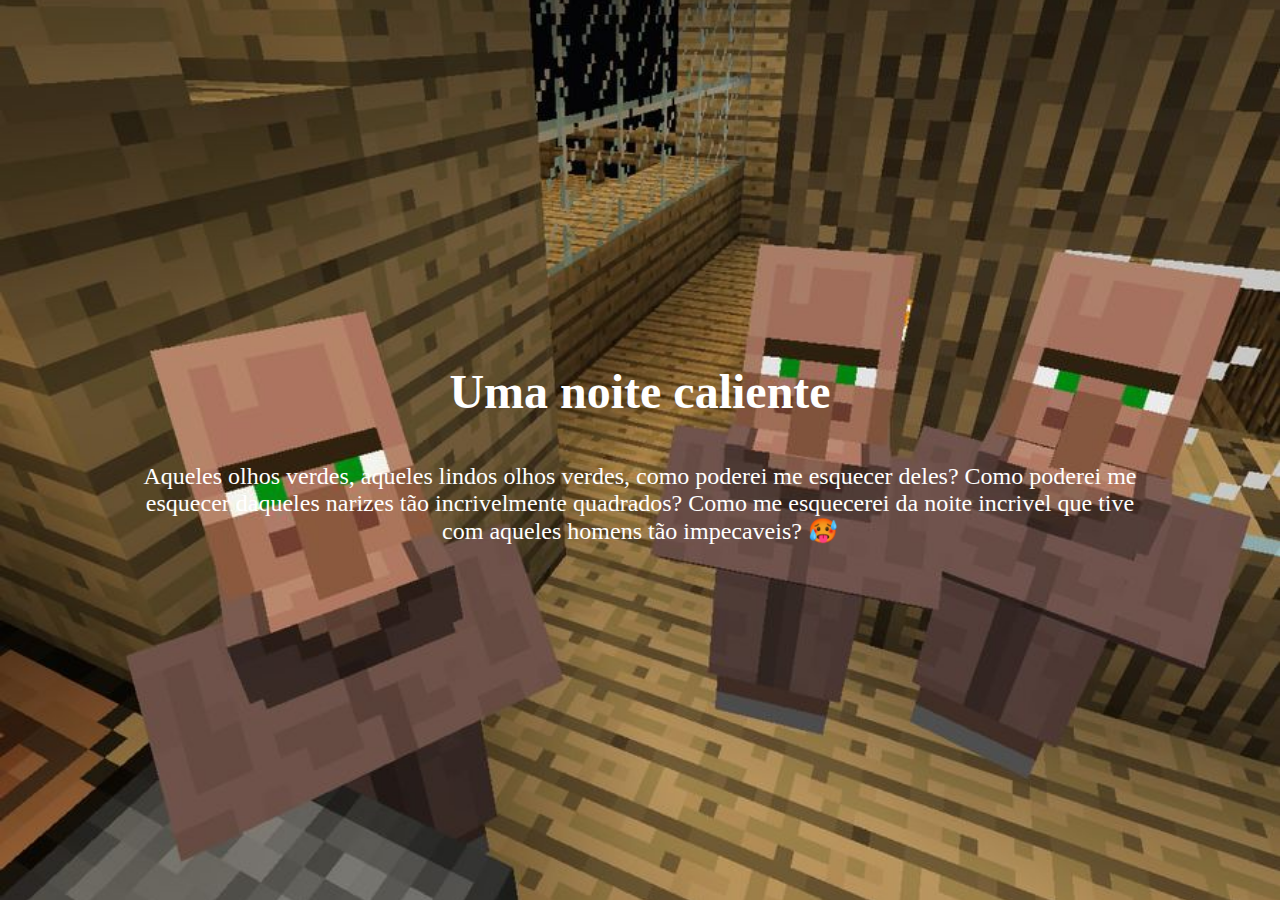
<file: Projeto-Web/ex01/index.html>
<!DOCTYPE html>
<html lang="pt-BR">
<head>
    <meta charset="UTF-8">
    <title>Página de Introdução</title>
    <link rel="stylesheet" href="styles.css">
</head>
<body>
    <div class="intro">
        <h1>Uma noite caliente</h1>
        <p>Aqueles olhos verdes, aqueles lindos olhos verdes, como poderei me esquecer deles? Como poderei me esquecer daqueles narizes tão incrivelmente quadrados? Como me esquecerei da noite incrivel que tive com aqueles homens tão impecaveis? 🥵</p>
    </div>
</body>
</html>
</file>
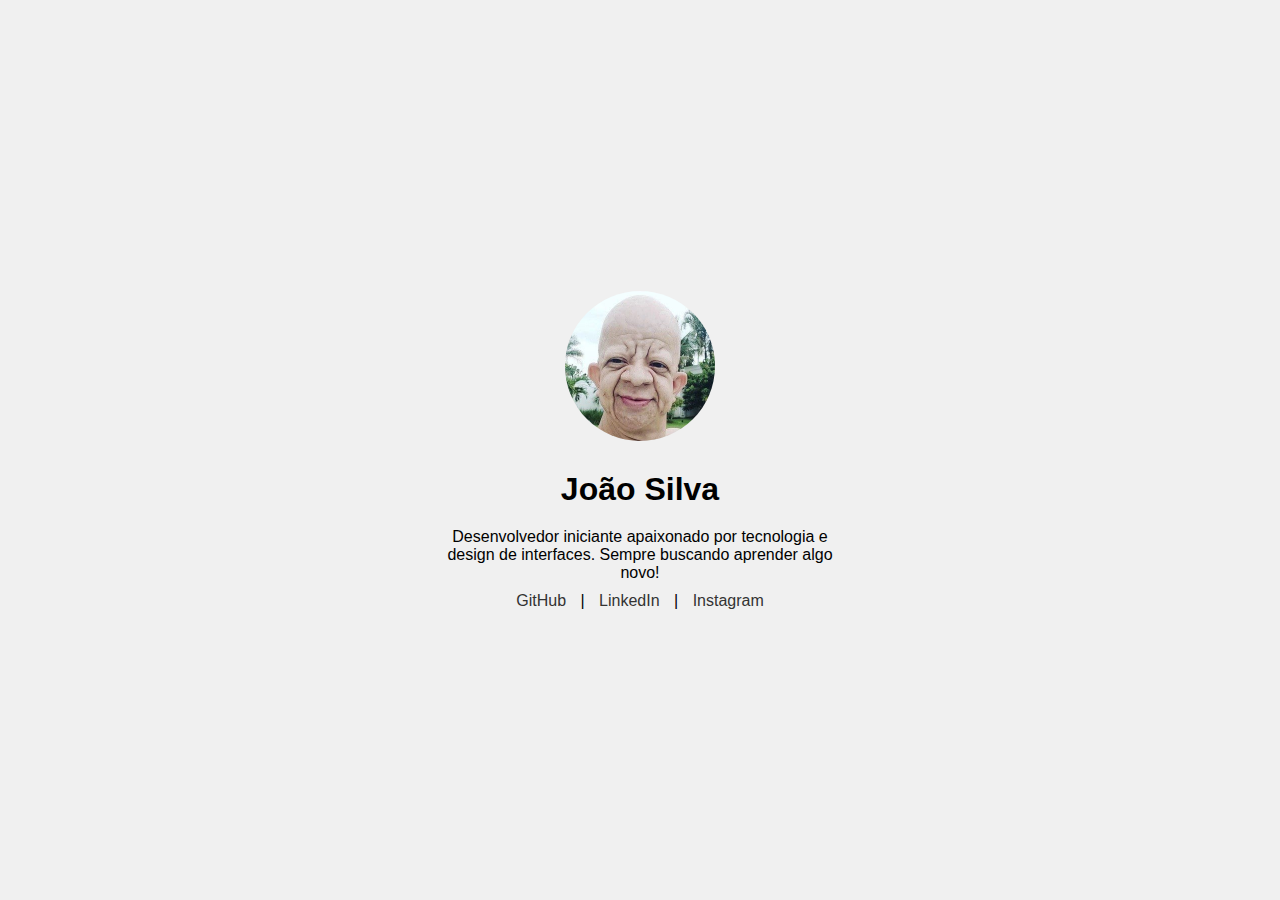
<file: Projeto-Web/ex02/index.html>
<!DOCTYPE html>
<html lang="pt-BR">
<head>
    <meta charset="UTF-8">
    <title>Perfil Pessoal</title>
    <link rel="stylesheet" href="styles.css">
</head>
<body>
    <div class="perfil">
        <img src="images/bruno-diferente-image.jpg" alt="Foto de Perfil">
        <h1>João Silva</h1>
        <p>Desenvolvedor iniciante apaixonado por tecnologia e design de interfaces. Sempre buscando aprender algo novo!</p>
        <div class="redes-sociais">
            <a href="https://github.com" target="_blank">GitHub</a> |
            <a href="https://linkedin.com" target="_blank">LinkedIn</a> |
            <a href="https://instagram.com" target="_blank">Instagram</a>
        </div>
    </div>
</body>
</html>
</file>
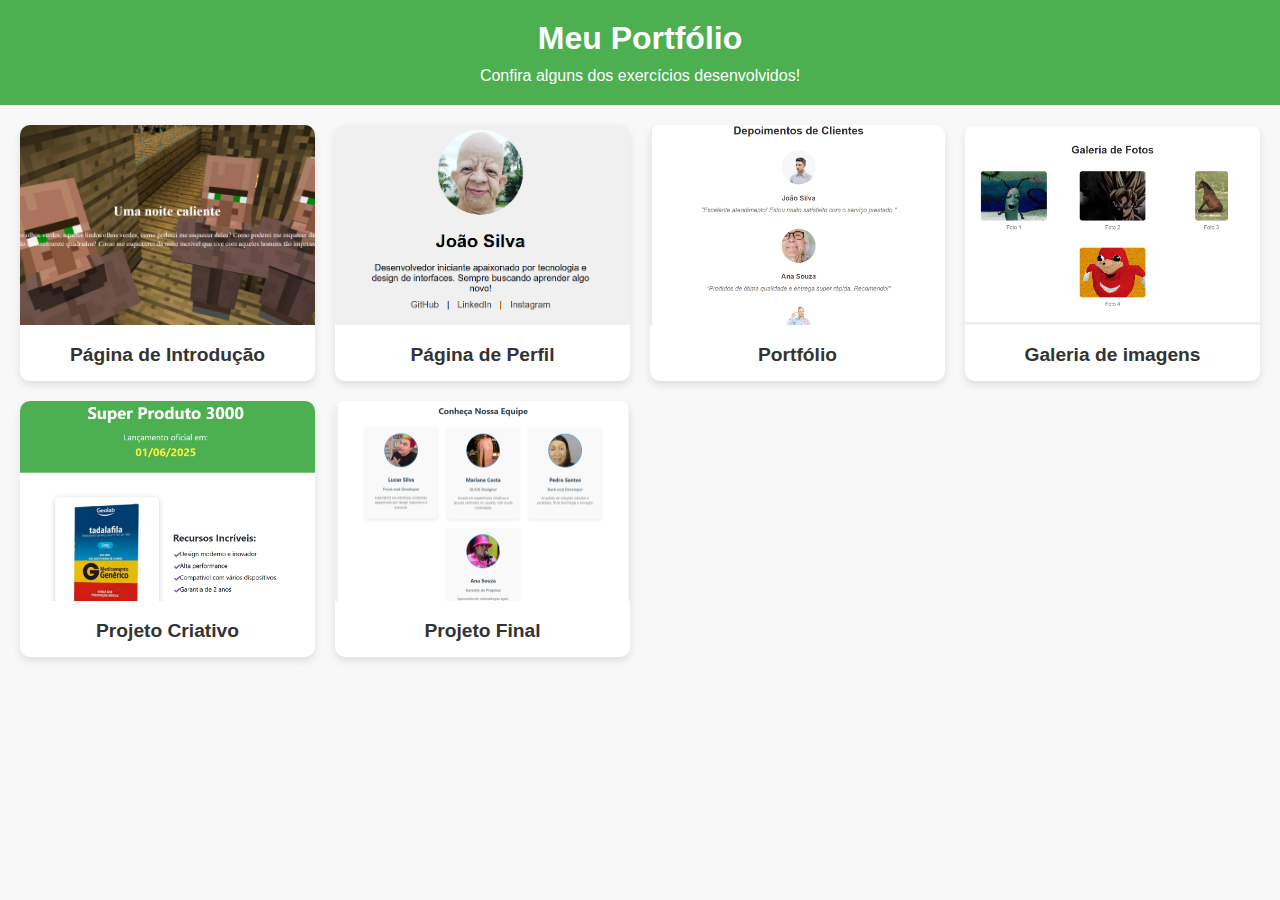
<file: Projeto-Web/ex03/index.html>
<!DOCTYPE html>
<html lang="pt-BR">
<head>
    <meta charset="UTF-8">
    <title>Portfólio</title>
    <link rel="stylesheet" href="styles.css">
</head>
<body>
    <header>
        <h1>Meu Portfólio</h1>
        <p>Confira alguns dos exercícios desenvolvidos!</p>
    </header>

    <main>
        <div class="grid-container">
            <div class="grid-item">
                <img src="images/Olhos Verdes.png" alt="Exercício 1">
                <h2>Página de Introdução</h2>
            </div>
            <div class="grid-item">
                <img src="images/Me contrate.png" alt="Exercício 2">
                <h2>Página de Perfil</h2>
            </div>
            <div class="grid-item">
                <img src="images/Site generico.png" alt="Exercício 3">
                <h2>Portfólio</h2>
            </div>
            <div class="grid-item">
                <img src="images/Galeria.png" alt="Exercício 4">
                <h2>Galeria de imagens</h2>
            </div>
            <div class="grid-item">
                <img src="images/Tadalinha.png" alt="Exercício 5">
                <h2>Projeto Criativo</h2>
            </div>
            <div class="grid-item">
                <img src="images/Time de desenvolvimenti.png" alt="Exercício 6">
                <h2>Projeto Final</h2>
            </div>
        </div>
    </main>
</body>
</html>
</file>
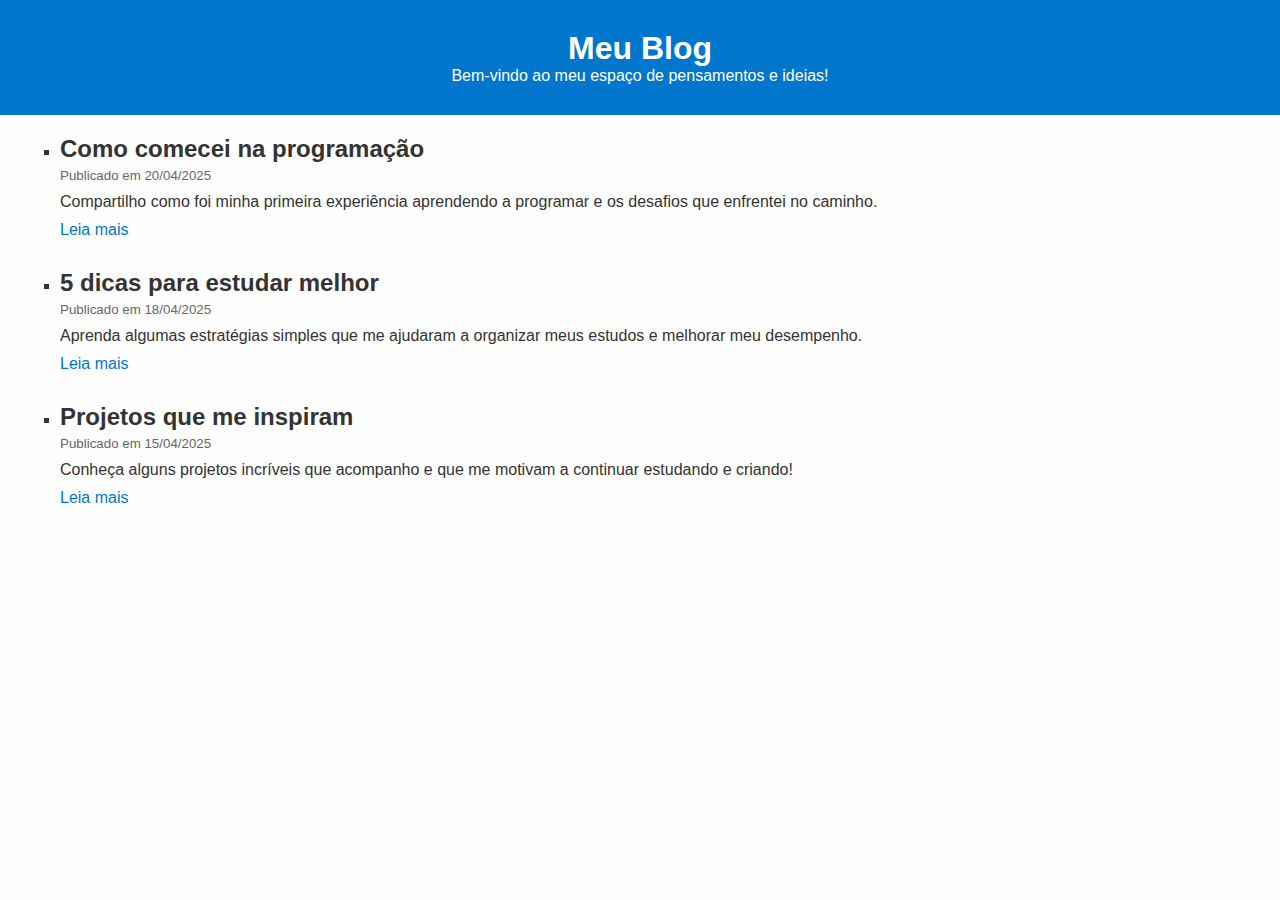
<file: Projeto-Web/ex04/index.html>
<!DOCTYPE html>
<html lang="pt-BR">
<head>
    <meta charset="UTF-8">
    <title>Blog</title>
    <link rel="stylesheet" href="styles.css">
</head>
<body>
    <header>
        <h1>Meu Blog</h1>
        <p>Bem-vindo ao meu espaço de pensamentos e ideias!</p>
    </header>

    <main>
        <ul class="lista-postagens">
            <li>
                <h2>Como comecei na programação</h2>
                <small>Publicado em 20/04/2025</small>
                <p>Compartilho como foi minha primeira experiência aprendendo a programar e os desafios que enfrentei no caminho.</p>
                <a href="#">Leia mais</a>
            </li>
            <li>
                <h2>5 dicas para estudar melhor</h2>
                <small>Publicado em 18/04/2025</small>
                <p>Aprenda algumas estratégias simples que me ajudaram a organizar meus estudos e melhorar meu desempenho.</p>
                <a href="#">Leia mais</a>
            </li>
            <li>
                <h2>Projetos que me inspiram</h2>
                <small>Publicado em 15/04/2025</small>
                <p>Conheça alguns projetos incríveis que acompanho e que me motivam a continuar estudando e criando!</p>
                <a href="#">Leia mais</a>
            </li>
        </ul>
    </main>
</body>
</html>
</file>
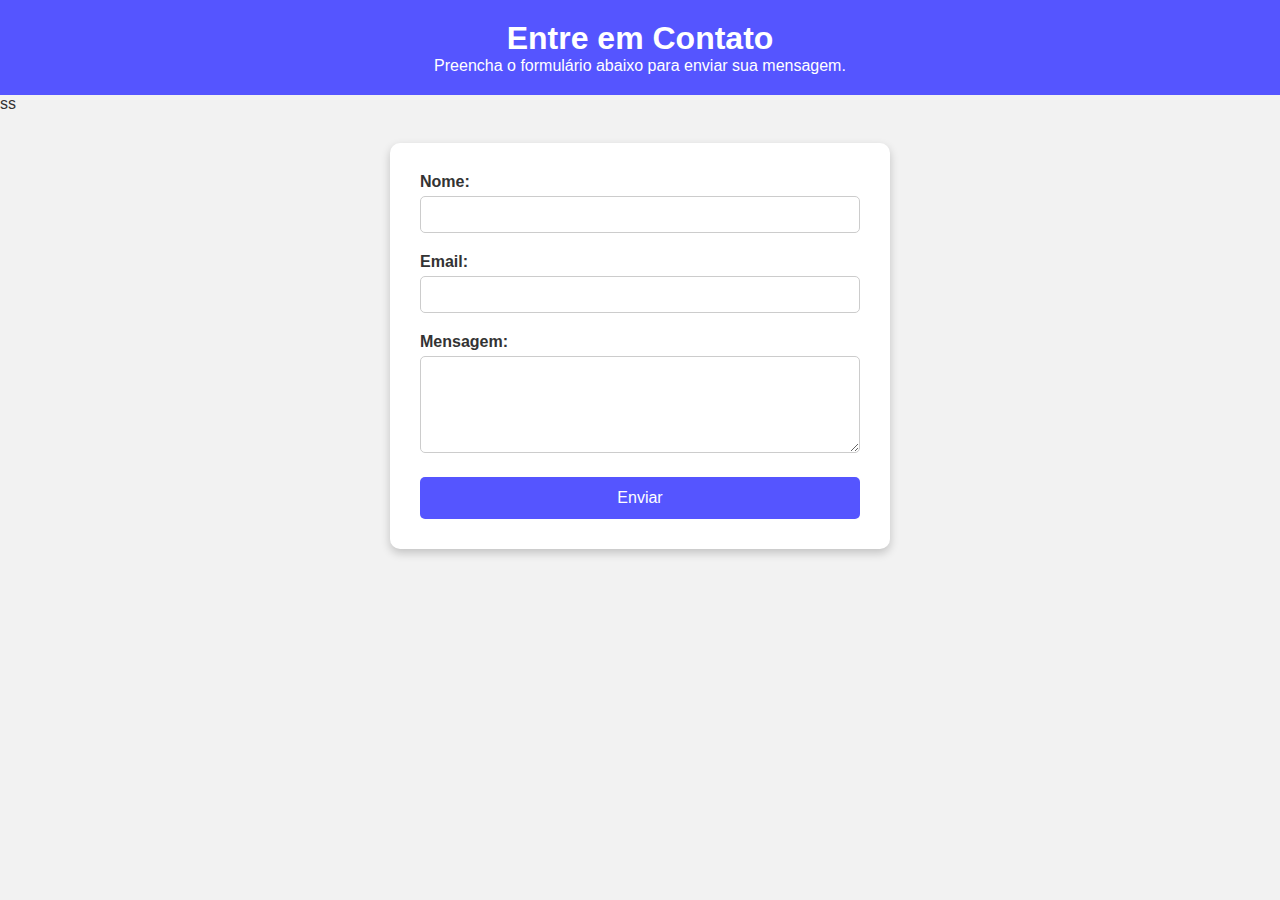
<file: Projeto-Web/ex05/index.html>
<!DOCTYPE html>
<html lang="pt-BR">
<head>
    <meta charset="UTF-8">
    <title>Contato</title>
    <link rel="stylesheet" href="styles.css">
</head>
<body>
    <header>
        <h1>Entre em Contato</h1>
        <p>Preencha o formulário abaixo para enviar sua mensagem.</p>
    </header>ss

    <main>
        <form class="formulario-contato">
            <label for="nome">Nome:</label>
            <input type="text" id="nome" name="nome" required>

            <label for="email">Email:</label>
            <input type="email" id="email" name="email" required>

            <label for="mensagem">Mensagem:</label>
            <textarea id="mensagem" name="mensagem" rows="5" required></textarea>

            <button type="submit">Enviar</button>
        </form>
    </main>
</body>
</html>
</file>
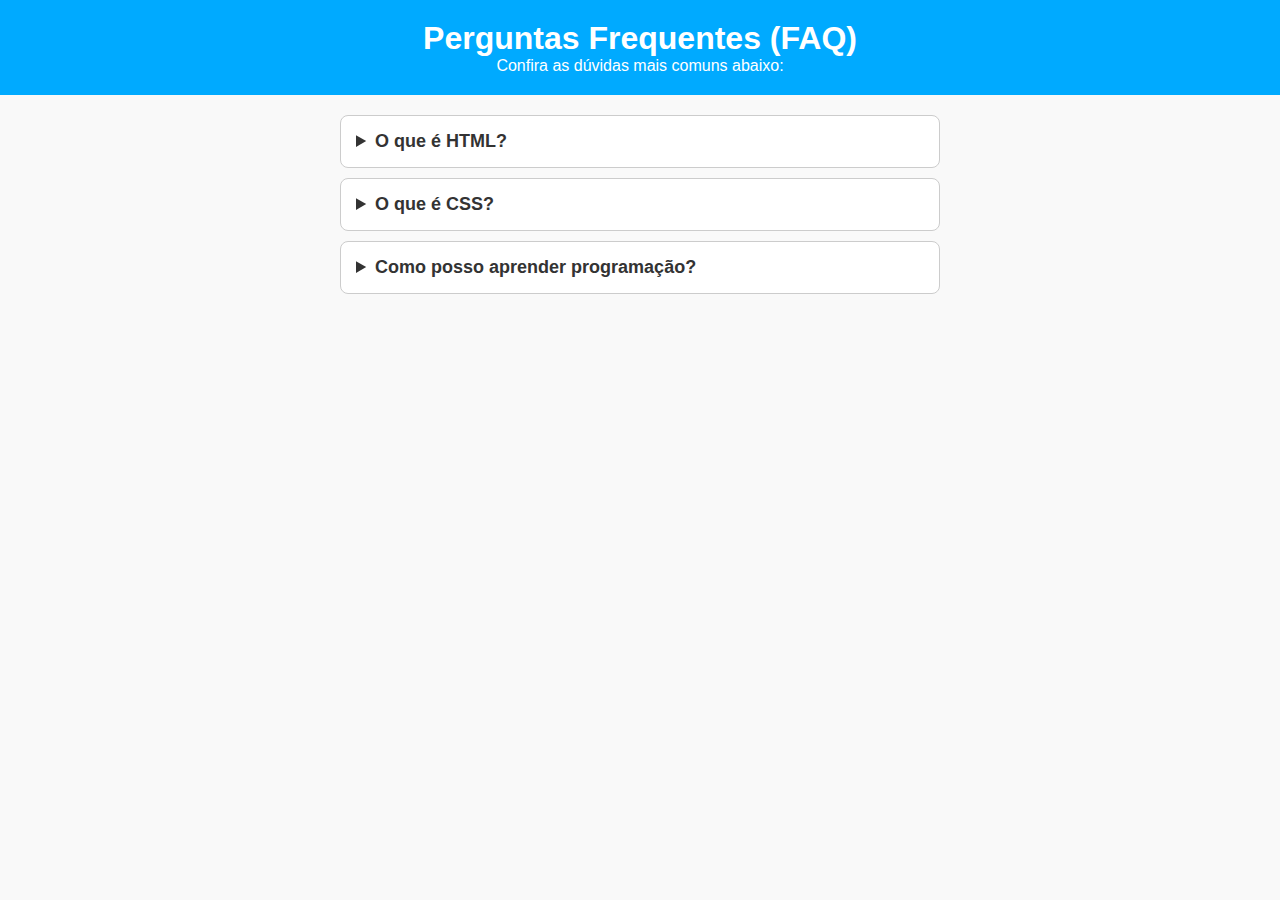
<file: Projeto-Web/ex06/index.html>
<!DOCTYPE html>
<html lang="pt-BR">
<head>
    <meta charset="UTF-8">
    <title>FAQ - Perguntas Frequentes</title>
    <link rel="stylesheet" href="styles.css">
</head>
<body>
    <header>
        <h1>Perguntas Frequentes (FAQ)</h1>
        <p>Confira as dúvidas mais comuns abaixo:</p>
    </header>

    <main>
        <section class="faq">
            <details>
                <summary>O que é HTML?</summary>
                <p>HTML é a linguagem de marcação usada para estruturar páginas da web.</p>
            </details>

            <details>
                <summary>O que é CSS?</summary>
                <p>CSS é a linguagem usada para definir o estilo e o layout das páginas web.</p>
            </details>

            <details>
                <summary>Como posso aprender programação?</summary>
                <p>Você pode aprender programação através de cursos online, livros, tutoriais e muita prática!</p>
            </details>
        </section>
    </main>
</body>
</html>
</file>
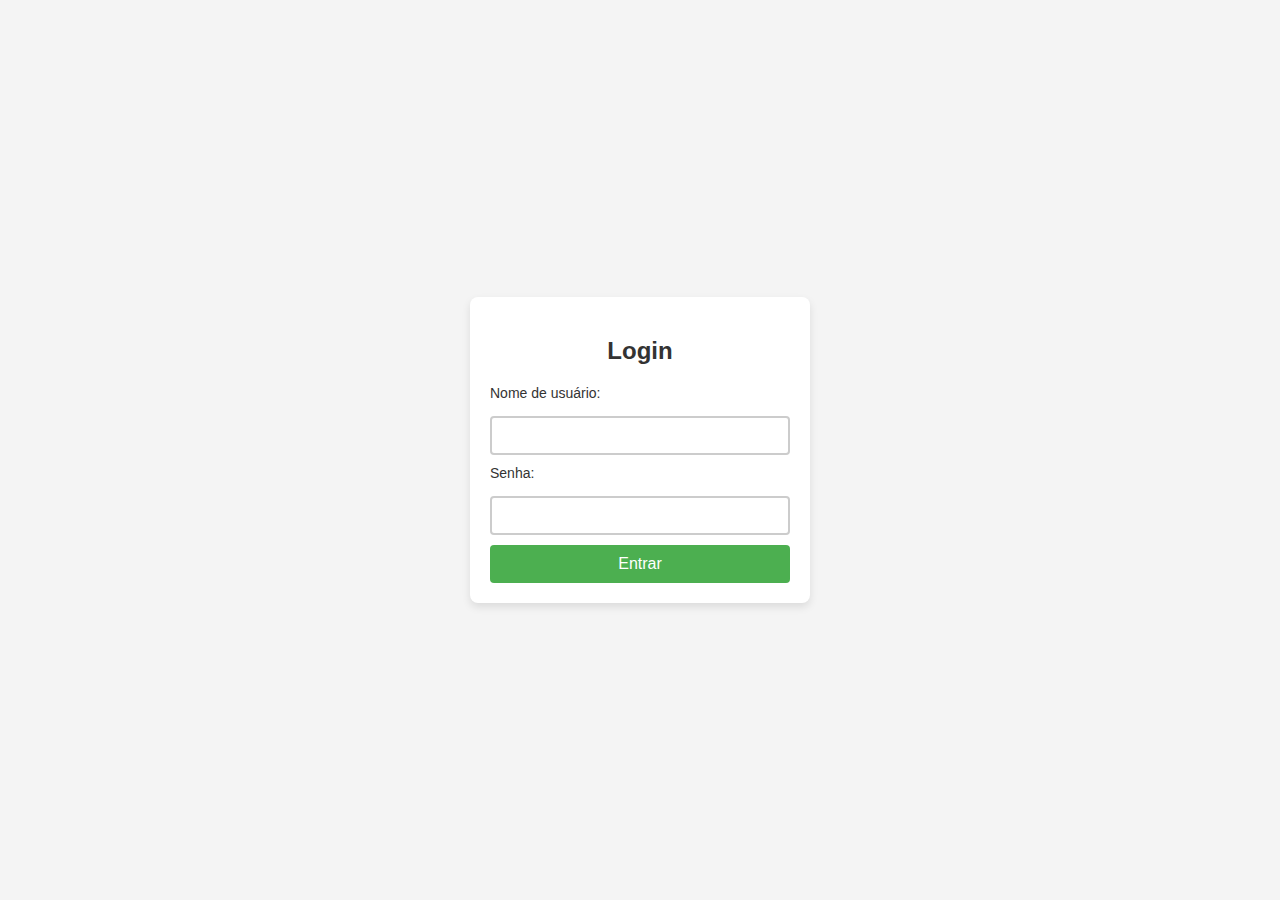
<file: Projeto-Web/ex07/index.html>
<!DOCTYPE html>
<html lang="pt-br">
<head>
    <meta charset="UTF-8">
    <meta name="viewport" content="width=device-width, initial-scale=1.0">
    <title>Página de Login</title>
    <link rel="stylesheet" href="styles.css">
</head>
<body>
    <div class="login-container">
        <h2>Login</h2>
        <form action="" method="POST">
            <label for="username">Nome de usuário:</label>
            <input type="text" id="username" name="username" required>

            <label for="password">Senha:</label>
            <input type="password" id="password" name="password" required>

            <button type="submit">Entrar</button>
        </form>
    </div>
</body>
</html>
</file>
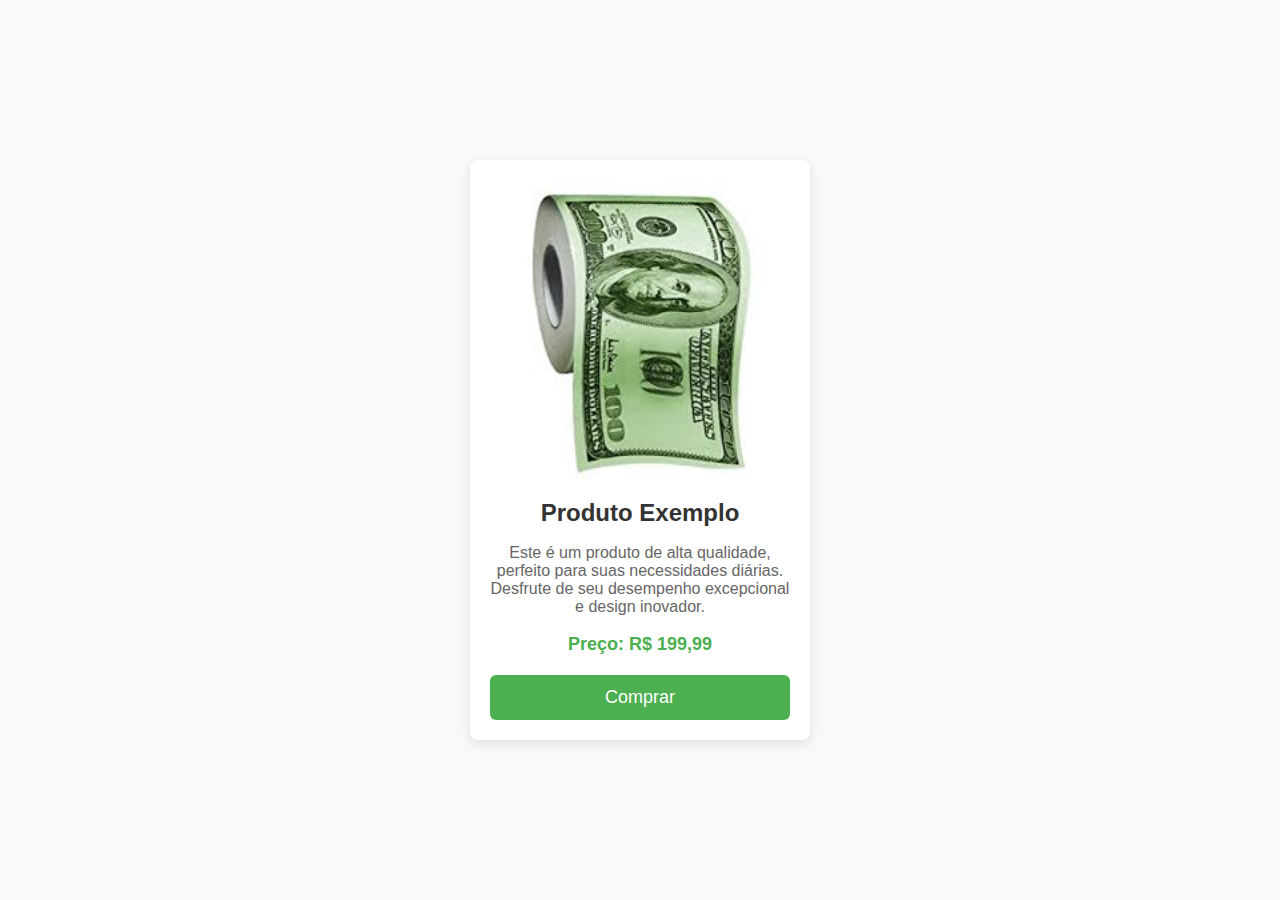
<file: Projeto-Web/ex08/index.html>
<!DOCTYPE html>
<html lang="pt-br">
<head>
    <meta charset="UTF-8">
    <meta name="viewport" content="width=device-width, initial-scale=1.0">
    <title>Página de Produto</title>
    <link rel="stylesheet" href="styles.css">
</head>
<body>
    <div class="product-container">
        <img src="Images/Dolar.jpeg" alt="Produto" class="product-image">
        <h1 class="product-title">Produto Exemplo</h1>
        <p class="product-description">Este é um produto de alta qualidade, perfeito para suas necessidades diárias. Desfrute de seu desempenho excepcional e design inovador.</p>
        <p class="product-price">Preço: R$ 199,99</p>
        <button class="buy-button">Comprar</button>
    </div>
</body>
</html>
</file>
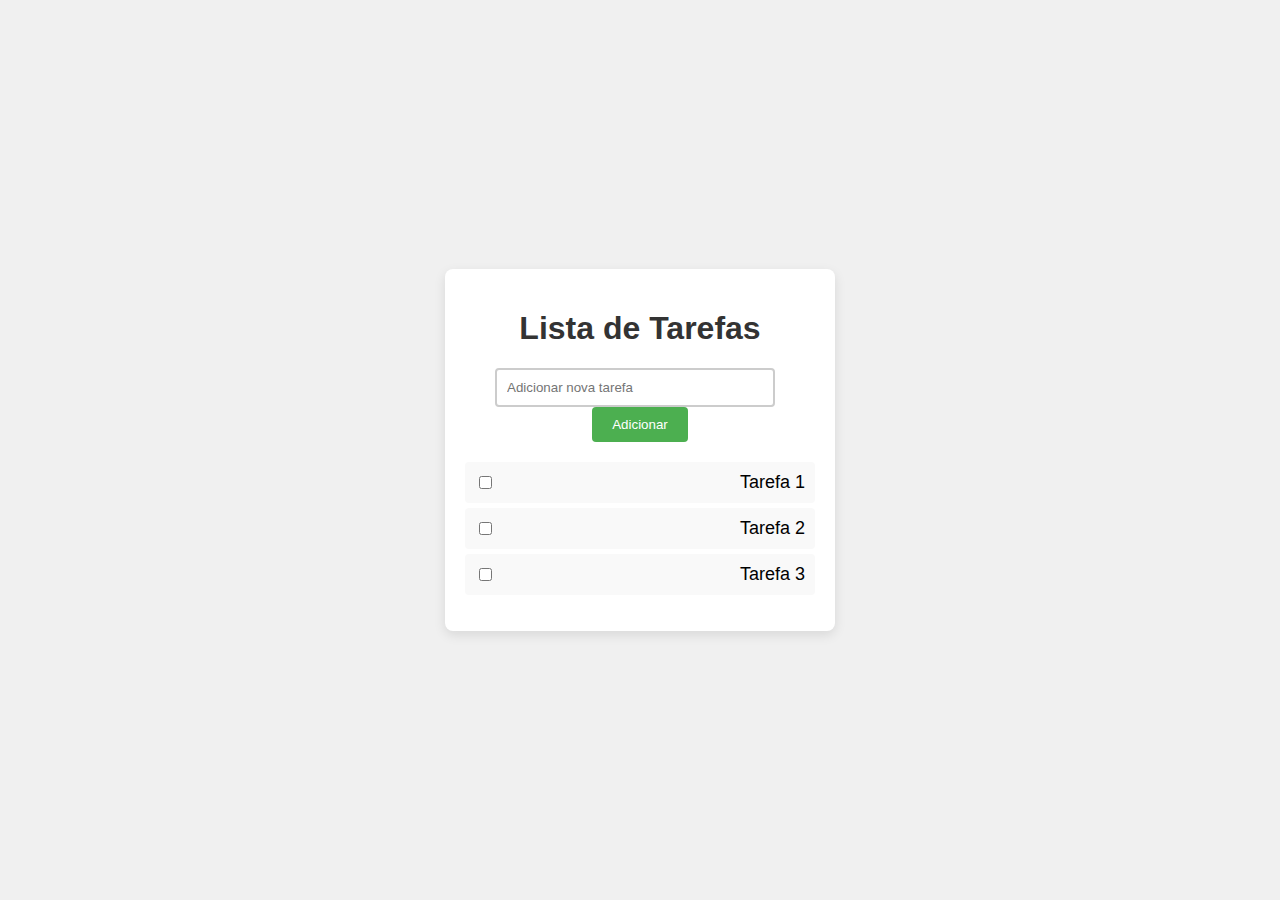
<file: Projeto-Web/ex09/index.html>
<!DOCTYPE html>
<html lang="pt-br">
<head>
    <meta charset="UTF-8">
    <meta name="viewport" content="width=device-width, initial-scale=1.0">
    <title>Lista de Tarefas</title>
    <link rel="stylesheet" href="styles.css">
</head>
<body>
    <div class="task-container">
        <h1>Lista de Tarefas</h1>
        <div class="task-form">
            <input type="text" id="taskInput" placeholder="Adicionar nova tarefa" class="task-input">
            <button id="addButton" class="task-button">Adicionar</button>
        </div>
        <ul class="task-list">
            <li>
                <input type="checkbox" id="task1">
                <label for="task1">Tarefa 1</label>
            </li>
            <li>
                <input type="checkbox" id="task2">
                <label for="task2">Tarefa 2</label>
            </li>
            <li>
                <input type="checkbox" id="task3">
                <label for="task3">Tarefa 3</label>
            </li>
        </ul>
    </div>
</body>
</html>
</file>
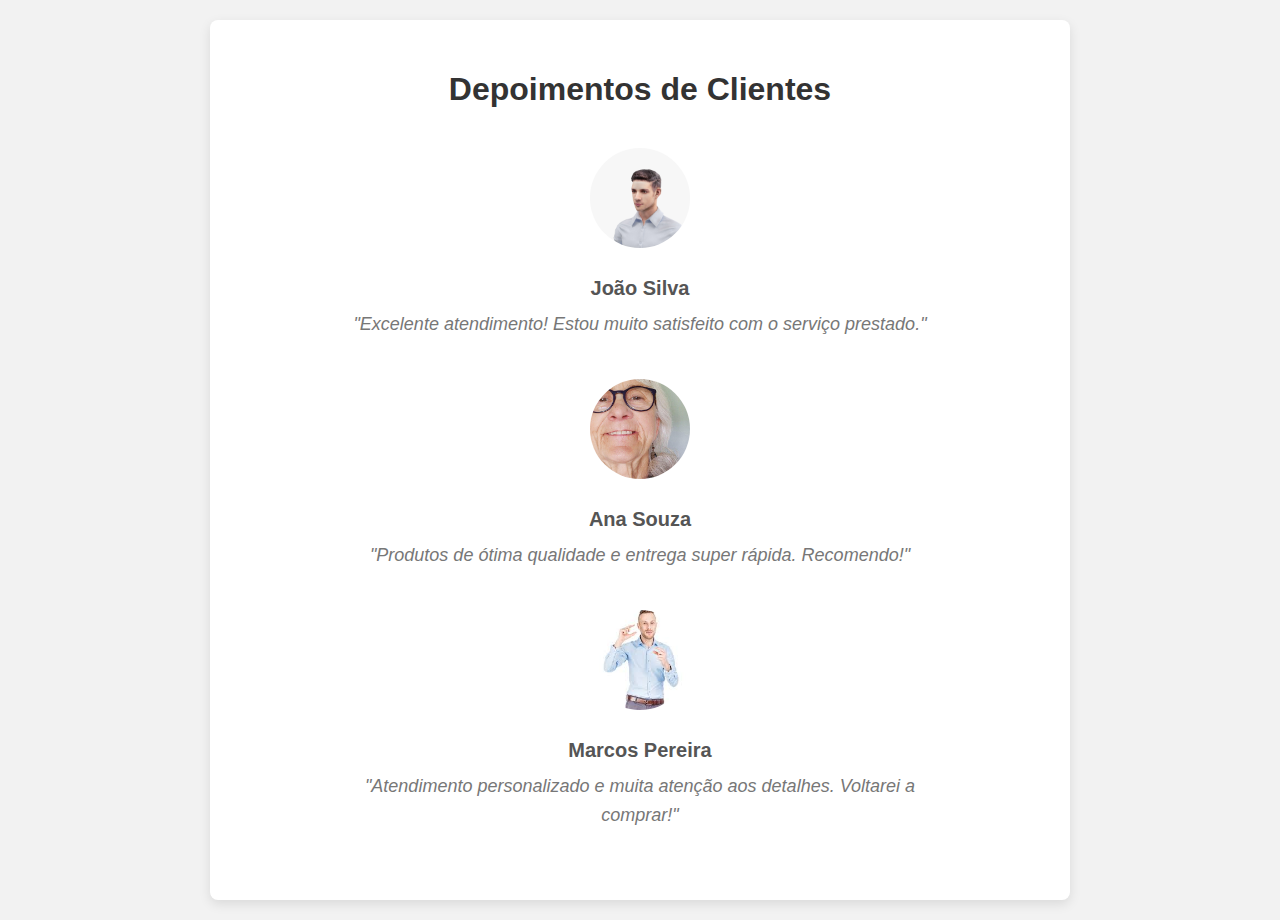
<file: Projeto-Web/ex10/index.html>
<!DOCTYPE html>
<html lang="pt-br">
<head>
    <meta charset="UTF-8">
    <meta name="viewport" content="width=device-width, initial-scale=1.0">
    <title>Página de Testemunhos</title>
    <link rel="stylesheet" href="styles.css">
</head>
<body>
    <div class="testimonial-container">
        <h1>Depoimentos de Clientes</h1>

        <div class="testimonial">
            <img src="Images/Generic_Man_600_lq_0010.jpg" alt="Foto do Cliente 1" class="testimonial-photo">
            <h2>João Silva</h2>
            <blockquote>
                "Excelente atendimento! Estou muito satisfeito com o serviço prestado."
            </blockquote>
        </div>

        <div class="testimonial">
            <img src="Images/Veia generica.jpg" alt="Foto do Cliente 2" class="testimonial-photo">
            <h2>Ana Souza</h2>
            <blockquote>
                "Produtos de ótima qualidade e entrega super rápida. Recomendo!"
            </blockquote>
        </div>

        <div class="testimonial">
            <img src="Images/Pequeninho.jpeg" alt="Foto do Cliente 3" class="testimonial-photo">
            <h2>Marcos Pereira</h2>
            <blockquote>
                "Atendimento personalizado e muita atenção aos detalhes. Voltarei a comprar!"
            </blockquote>
        </div>
    </div>
</body>
</html>
</file>
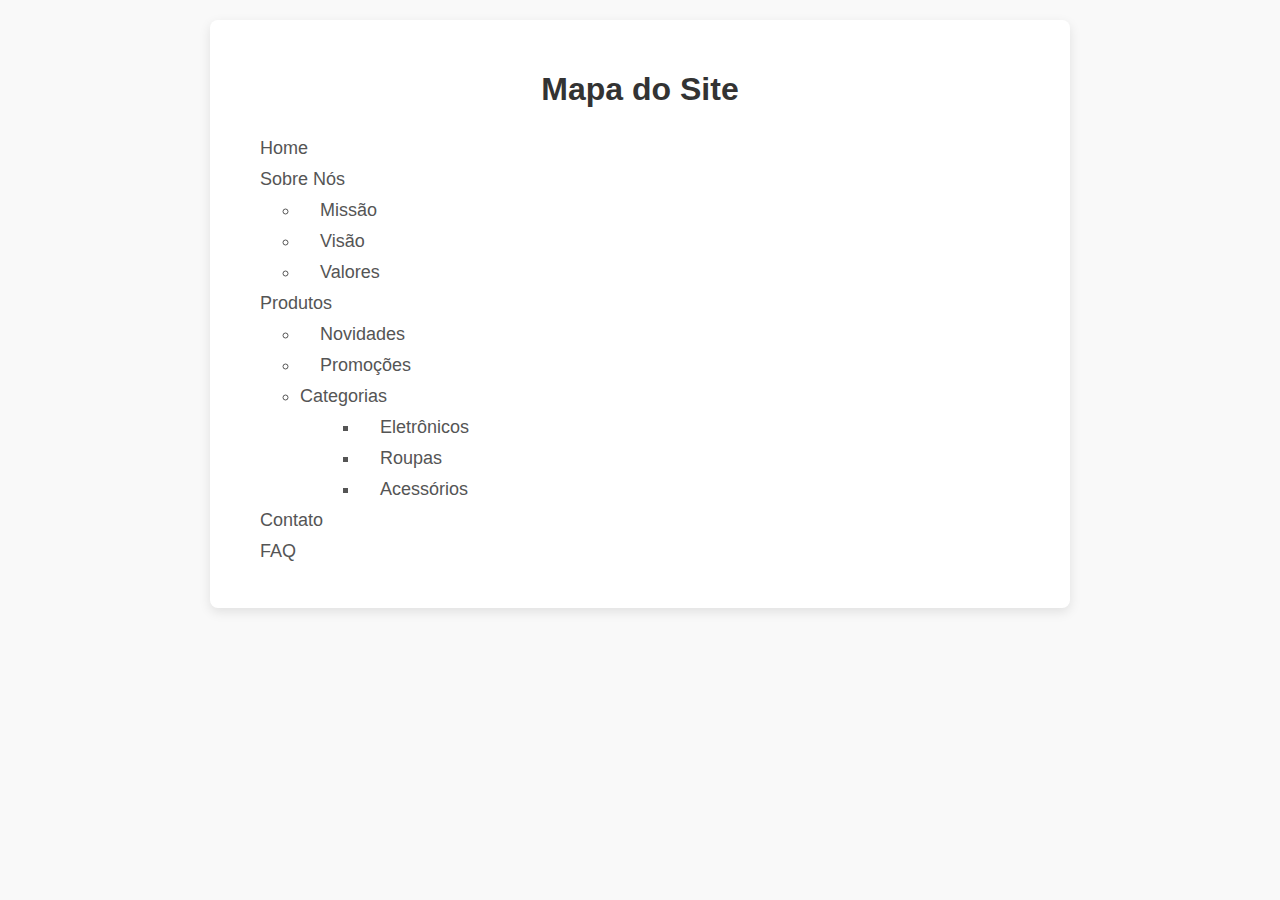
<file: Projeto-Web/ex11/index.html>
<!DOCTYPE html>
<html lang="pt-br">
<head>
    <meta charset="UTF-8">
    <meta name="viewport" content="width=device-width, initial-scale=1.0">
    <title>Mapa do Site</title>
    <link rel="stylesheet" href="styles.css">
</head>
<body>
    <div class="site-map-container">
        <h1>Mapa do Site</h1>
        <ul class="site-map">
            <li>Home</li>
            <li>Sobre Nós
                <ul>
                    <li>Missão</li>
                    <li>Visão</li>
                    <li>Valores</li>
                </ul>
            </li>
            <li>Produtos
                <ul>
                    <li>Novidades</li>
                    <li>Promoções</li>
                    <li>Categorias
                        <ul>
                            <li>Eletrônicos</li>
                            <li>Roupas</li>
                            <li>Acessórios</li>
                        </ul>
                    </li>
                </ul>
            </li>
            <li>Contato</li>
            <li>FAQ</li>
        </ul>
    </div>
</body>
</html>
</file>
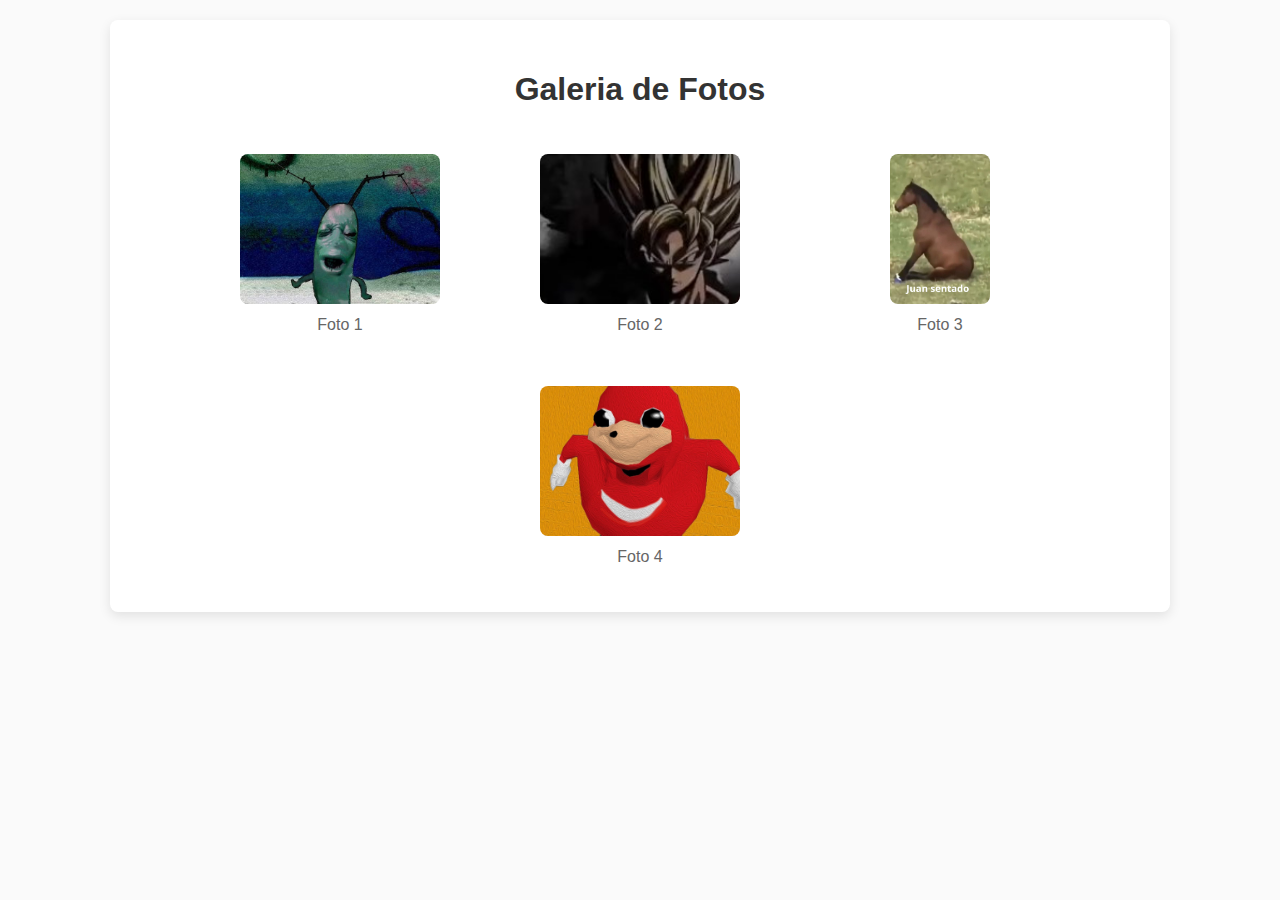
<file: Projeto-Web/ex12/index.html>
<!DOCTYPE html>
<html lang="pt-br">
<head>
    <meta charset="UTF-8">
    <meta name="viewport" content="width=device-width, initial-scale=1.0">
    <title>Galeria de Fotos</title>
    <link rel="stylesheet" href="styles.css">
</head>
<body>
    <div class="gallery-container">
        <h1>Galeria de Fotos</h1>

        <div class="gallery">
            <figure>
                <a href="foto1.jpg" target="_blank">
                    <img src="images/AHHHHHM.jpg" alt="Foto 1">
                </a>
                <figcaption>Foto 1</figcaption>
            </figure>

            <figure>
                <a href="foto2.jpg" target="_blank">
                    <img src="images/GoCu.jpg" alt="Foto 2">
                </a>
                <figcaption>Foto 2</figcaption>
            </figure>

            <figure>
                <a href="foto3.jpg" target="_blank">
                    <img src="images/Juan.jpg" alt="Foto 3">
                </a>
                <figcaption>Foto 3</figcaption>
            </figure>

            <figure>
                <a href="foto4.jpg" target="_blank">
                    <img src="images/maxresdefault.jpg" alt="Foto 4">
                </a>
                <figcaption>Foto 4</figcaption>
            </figure>
        </div>
    </div>
</body>
</html>
</file>
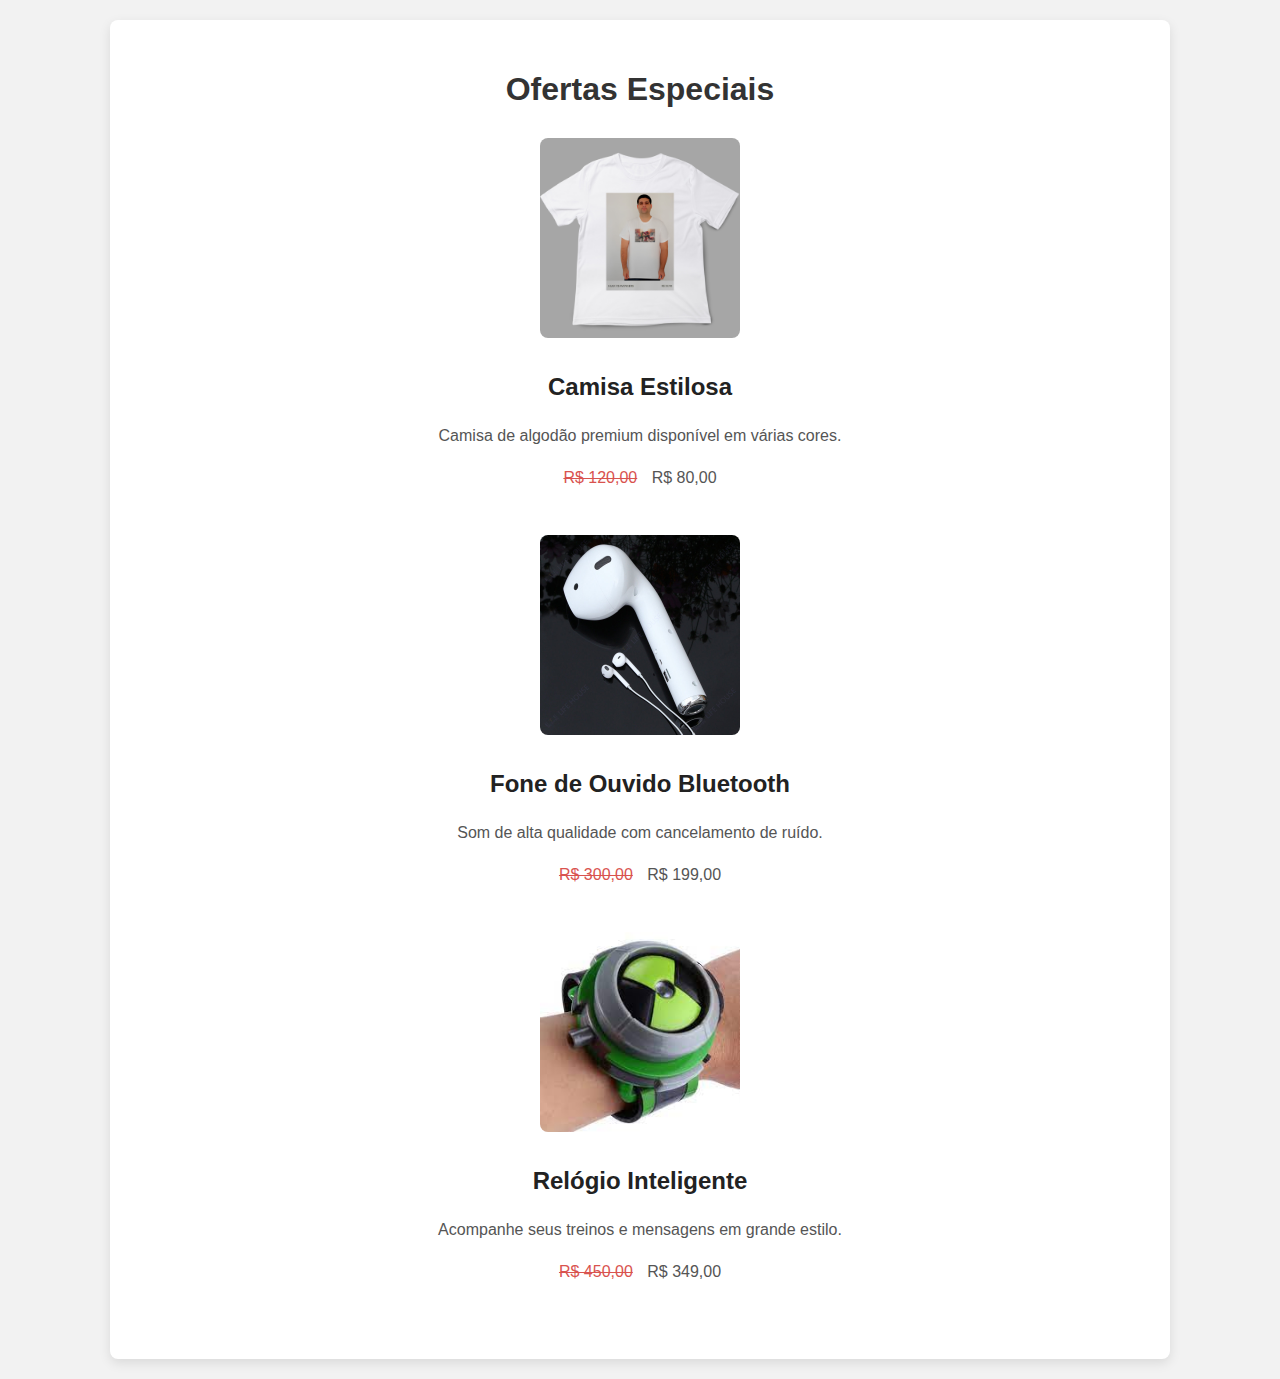
<file: Projeto-Web/ex13/index.html>
<!DOCTYPE html>
<html lang="pt-br">
<head>
    <meta charset="UTF-8">
    <meta name="viewport" content="width=device-width, initial-scale=1.0">
    <title>Promoções</title>
    <link rel="stylesheet" href="styles.css">
</head>
<body>
    <div class="promo-container">
        <h1>Ofertas Especiais</h1>

        <div class="promo-item">
            <img src="images/Dava Jones.jpeg" alt="Produto 1">
            <h2>Camisa Estilosa</h2>
            <p>Camisa de algodão premium disponível em várias cores.</p>
            <p class="price">
                <del>R$ 120,00</del> R$ 80,00
            </p>
        </div>

        <div class="promo-item">
            <img src="images/Fone do Golias.jpeg" alt="Produto 2">
            <h2>Fone de Ouvido Bluetooth</h2>
            <p>Som de alta qualidade com cancelamento de ruído.</p>
            <p class="price">
                <del>R$ 300,00</del> R$ 199,00
            </p>
        </div>

        <div class="promo-item">
            <img src="images/Me da um bom deis professor.jpeg" alt="Produto 3">
            <h2>Relógio Inteligente</h2>
            <p>Acompanhe seus treinos e mensagens em grande estilo.</p>
            <p class="price">
                <del>R$ 450,00</del> R$ 349,00
            </p>
        </div>

    </div>
</body>
</html>
</file>
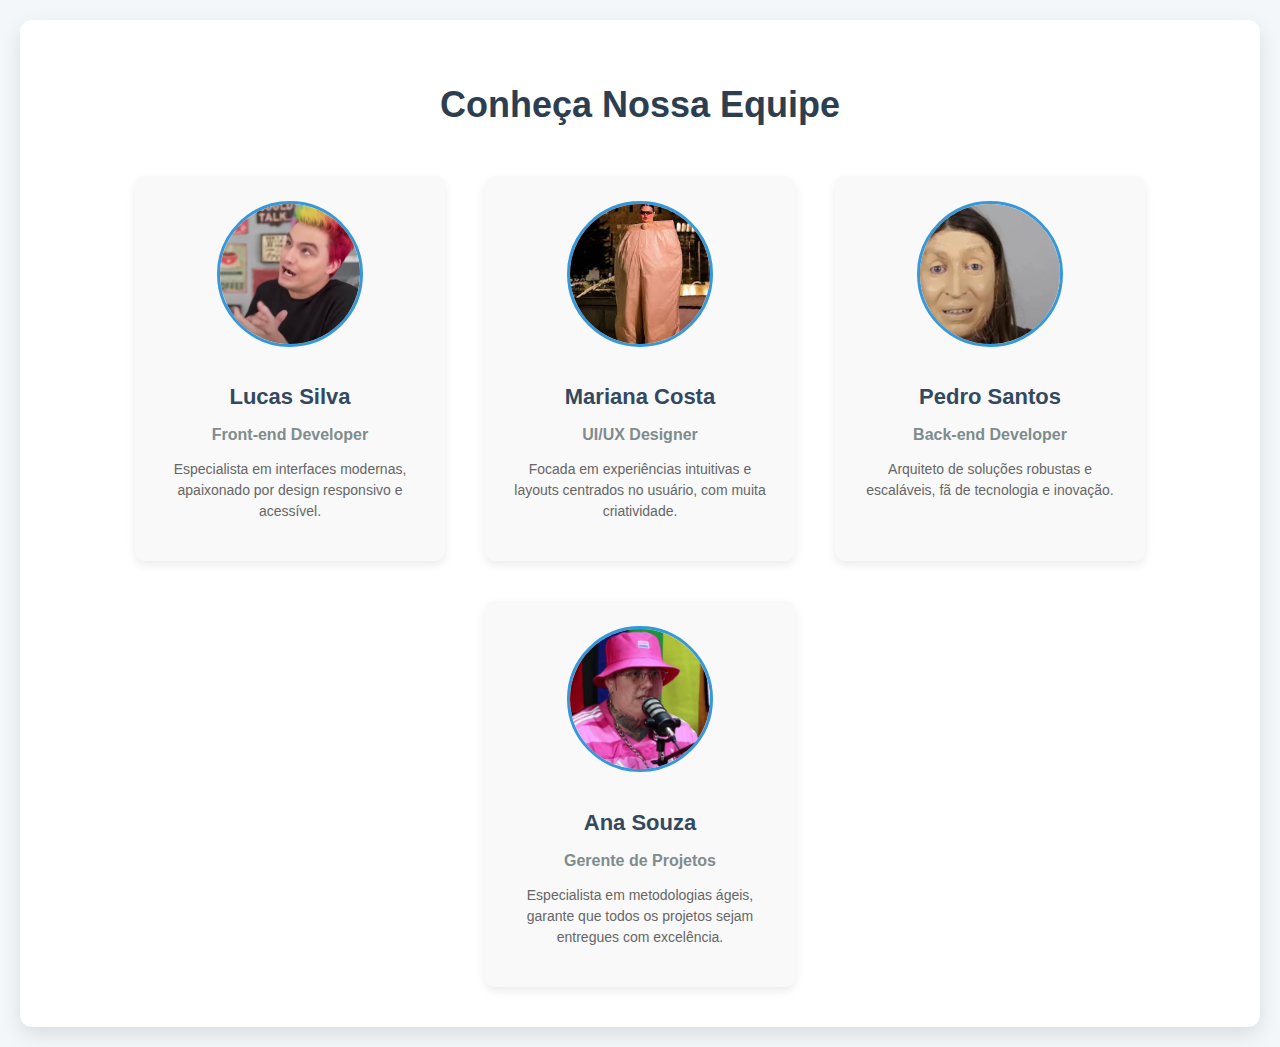
<file: Projeto-Web/ex14/index.html>
<!DOCTYPE html>
<html lang="pt-br">
<head>
    <meta charset="UTF-8">
    <meta name="viewport" content="width=device-width, initial-scale=1.0">
    <title>Equipe</title>
    <link rel="stylesheet" href="styles.css">
</head>
<body>
    <div class="team-container">
        <h1>Conheça Nossa Equipe</h1>

        <div class="team">
            <div class="team-member">
                <img src="Images/Felipinho neto.jpg" alt="Lucas Silva">
                <h2>Lucas Silva</h2>
                <h3>Front-end Developer</h3>
                <p>Especialista em interfaces modernas, apaixonado por design responsivo e acessível.</p>
            </div>

            <div class="team-member">
                <img src="Images/planeta.jpeg" alt="Mariana Costa">
                <h2>Mariana Costa</h2>
                <h3>UI/UX Designer</h3>
                <p>Focada em experiências intuitivas e layouts centrados no usuário, com muita criatividade.</p>
            </div>

            <div class="team-member">
                <img src="Images/Felquinha.jpg" alt="Pedro Santos">
                <h2>Pedro Santos</h2>
                <h3>Back-end Developer</h3>
                <p>Arquiteto de soluções robustas e escaláveis, fã de tecnologia e inovação.</p>
            </div>

            <div class="team-member">
                <img src="Images/Boyceta.jpg" alt="Ana Souza">
                <h2>Ana Souza</h2>
                <h3>Gerente de Projetos</h3>
                <p>Especialista em metodologias ágeis, garante que todos os projetos sejam entregues com excelência.</p>
            </div>
        </div>
    </div>
</body>
</html>
</file>
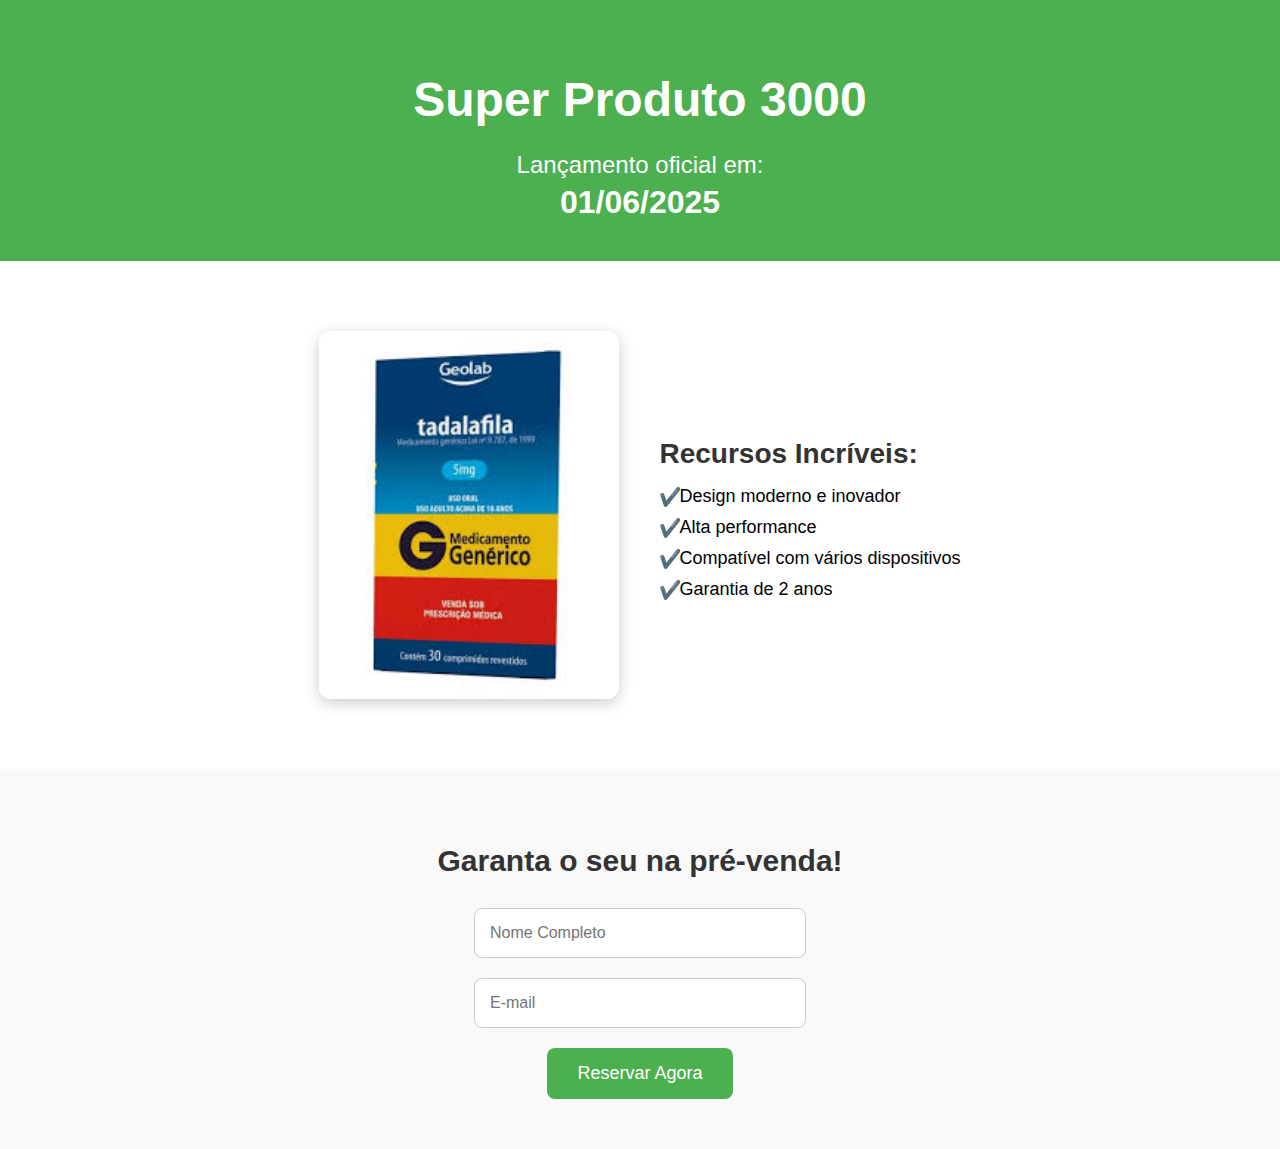
<file: Projeto-Web/ex15/index.html>
<!DOCTYPE html>
<html lang="pt-br">
<head>
  <meta charset="UTF-8">
  <meta name="viewport" content="width=device-width, initial-scale=1.0">
  <title>Lançamento de Produto</title>
  <link rel="stylesheet" href="styles.css">
</head>
<body>

  <header class="header">
    <h1>Super Produto 3000</h1>
    <p>Lançamento oficial em:</p>
    <time datetime="2025-06-01" class="countdown">01/06/2025</time>
  </header>

  <section class="product-showcase">
    <img src="images/Tadalafila.jpeg" alt="Imagem do Produto">
    <div class="features">
      <h2>Recursos Incríveis:</h2>
      <ul>
        <li>Design moderno e inovador</li>
        <li>Alta performance</li>
        <li>Compatível com vários dispositivos</li>
        <li>Garantia de 2 anos</li>
      </ul>
    </div>
  </section>

  <section class="preorder-form">
    <h2>Garanta o seu na pré-venda!</h2>
    <form>
      <input type="text" placeholder="Nome Completo" required>
      <input type="email" placeholder="E-mail" required>
      <button type="submit">Reservar Agora</button>
    </form>
  </section>

</body>
</html>
</file>
<file: Projeto-Web/ex01/styles.css>
body, html {
    height: 100%;
    margin: 0;
}

.intro {
    height: 100vh;
    background-image: url(Images/Villagers.jpg);
    background-size: cover;
    background-position: center;
    color: white;
    text-align: center;
    display: flex;
    flex-direction: column;
    justify-content: center;
    align-items: center;
}

h1 {
    font-size: 3em;
    margin-bottom: 20px;
}

p {
    font-size: 1.5em;
    width: 80%;
}
</file>
<file: Projeto-Web/ex02/styles.css>
body, html {
    height: 100%;
    margin: 0;
    font-family: Arial, sans-serif;
    background-color: #f0f0f0;
}

.perfil {
    height: 100vh;
    display: flex;
    flex-direction: column;
    align-items: center;
    justify-content: center;
    text-align: center;
}

.perfil img {
    width: 150px;
    height: 150px;
    border-radius: 50%; 
    object-fit: cover;
    margin-bottom: 20px;
}

.perfil h1 {
    margin: 10px 0;
}

.perfil p {
    margin: 10px 20px;
    max-width: 400px;
}

.redes-sociais a {
    color: #333;
    text-decoration: none;
    margin: 0 10px;
}

.redes-sociais a:hover {
    text-decoration: underline;
}
</file>
<file: Projeto-Web/ex03/styles.css>
* {
    margin: 0;
    padding: 0;
    box-sizing: border-box;
}

body {
    font-family: Arial, sans-serif;
    background-color: #f8f8f8;
    color: #333;
}

header {
    text-align: center;
    padding: 20px;
    background-color: #4CAF50;
    color: white;
}

header h1 {
    margin-bottom: 10px;
}

main {
    padding: 20px;
}

.grid-container {
    display: grid;
    grid-template-columns: repeat(auto-fit, minmax(250px, 1fr));
    gap: 20px;
}

.grid-item {
    background-color: white;
    border-radius: 10px;
    box-shadow: 0 4px 8px rgba(0, 0, 0, 0.1);
    overflow: hidden;
    text-align: center;
    transition: transform 0.3s;
}

.grid-item:hover {
    transform: scale(1.05);
}

.grid-item img {
    width: 100%;
    height: 200px;
    object-fit: cover;
}

.grid-item h2 {
    padding: 15px;
    font-size: 1.2em;
}
</file>
<file: Projeto-Web/ex04/styles.css>
* {
    margin: 0;
    padding: 0;
    box-sizing: border-box;
}

body {
    font-family: Arial, sans-serif;
    background-color: #fefefe;
    color: #333;
}

header {
    text-align: center;
    background-color: #0077cc;
    color: white;
    padding: 30px 0;
}

main {
    padding: 20px;
}

.lista-postagens {
    list-style: square;
    padding-left: 40px;
}

.lista-postagens li {
    margin-bottom: 30px;
}

.lista-postagens h2 {
    margin-bottom: 5px;
}

.lista-postagens small {
    color: #666;
    display: block;
    margin-bottom: 10px;
}

.lista-postagens p {
    margin-bottom: 10px;
}

.lista-postagens a {
    text-decoration: none;
    color: #0077cc;
}

.lista-postagens a:hover {
    text-decoration: underline;
}
</file>
<file: Projeto-Web/ex05/styles.css>
* {
    margin: 0;
    padding: 0;
    box-sizing: border-box;
}

body {
    font-family: Arial, sans-serif;
    background-color: #f2f2f2;
    color: #333;
}

header {
    text-align: center;
    padding: 20px;
    background-color: #5555ff;
    color: white;
}

main {
    display: flex;
    justify-content: center;
    padding: 30px;
}

.formulario-contato {
    background-color: white;
    padding: 30px;
    border-radius: 10px;
    width: 100%;
    max-width: 500px;
    box-shadow: 0px 4px 10px rgba(0, 0, 0, 0.2);
}

.formulario-contato label {
    display: block;
    margin-bottom: 5px;
    font-weight: bold;
}

.formulario-contato input,
.formulario-contato textarea {
    width: 100%;
    padding: 10px;
    margin-bottom: 20px;
    border: 1px solid #ccc;
    border-radius: 5px;
}

.formulario-contato button {
    background-color: #5555ff;
    color: white;
    padding: 12px;
    border: none;
    border-radius: 5px;
    width: 100%;
    font-size: 16px;
    cursor: pointer;
}

.formulario-contato button:hover {
    background-color: #3333cc;
}
</file>
<file: Projeto-Web/ex06/styles.css>
* {
    margin: 0;
    padding: 0;
    box-sizing: border-box;
}

body {
    font-family: Arial, sans-serif;
    background-color: #f9f9f9;
    color: #333;
}

header {
    text-align: center;
    padding: 20px;
    background-color: #00aaff;
    color: white;
}

main {
    padding: 20px;
}

.faq {
    max-width: 600px;
    margin: 0 auto;
}

details {
    background-color: white;
    border: 1px solid #ccc;
    border-radius: 8px;
    margin-bottom: 10px;
    padding: 15px;
    cursor: pointer;
    transition: all 0.3s ease;
}

details[open] {
    background-color: #e0f7ff;
    box-shadow: 0 2px 10px rgba(0, 0, 0, 0.1);
}

summary {
    font-size: 18px;
    font-weight: bold;
}

details p {
    margin-top: 10px;
    font-size: 16px;
}
</file>
<file: Projeto-Web/ex07/styles.css>
/* Arquivo styles.css */
body {
    font-family: Arial, sans-serif;
    background-color: #f4f4f4;
    display: flex;
    justify-content: center;
    align-items: center;
    height: 100vh;
    margin: 0;
}

.login-container {
    background-color: white;
    padding: 20px;
    border-radius: 8px;
    box-shadow: 0 4px 8px rgba(0, 0, 0, 0.1);
    width: 300px;
}

h2 {
    text-align: center;
    color: #333;
}

label {
    font-size: 14px;
    margin-bottom: 5px;
    display: block;
    color: #333;
}

input {
    width: 100%;
    padding: 10px;
    margin: 10px 0;
    border: 2px solid #ccc; /* Propriedade CSS obrigatória */
    border-radius: 4px;
    box-sizing: border-box;
}

input:focus {
    border-color: #4CAF50; /* Altera a cor da borda quando o campo está em foco */
}

button {
    width: 100%;
    padding: 10px;
    background-color: #4CAF50;
    color: white;
    border: none;
    border-radius: 4px;
    cursor: pointer;
    font-size: 16px;
}

button:hover {
    background-color: #45a049;
}
</file>
<file: Projeto-Web/ex08/styles.css>
body {
    font-family: Arial, sans-serif;
    background-color: #f9f9f9;
    margin: 0;
    padding: 0;
    display: flex;
    justify-content: center;
    align-items: center;
    height: 100vh;
}

.product-container {
    background-color: white;
    padding: 20px;
    border-radius: 8px;
    box-shadow: 0 4px 12px rgba(0, 0, 0, 0.1);
    width: 300px;
    text-align: center;
}

.product-image {
    width: 100%;
    height: auto;
    border-radius: 8px;
}

.product-title {
    font-size: 24px;
    color: #333;
    margin-top: 15px;
}

.product-description {
    font-size: 16px;
    color: #666;
    margin: 10px 0;
}

.product-price {
    font-size: 18px;
    color: #4CAF50;
    font-weight: bold;
    margin-bottom: 20px;
}

button {
    width: 100%;
    padding: 12px;
    font-size: 18px;
    color: white;
    background-color: #4CAF50;
    border: none;
    border-radius: 6px;
    cursor: pointer;
    box-sizing: border-box;
}

button:hover {
    background-color: #45a049;
}
</file>
<file: Projeto-Web/ex09/styles.css>
/* Arquivo styles.css */
body {
    font-family: Arial, sans-serif;
    background-color: #f0f0f0;
    margin: 0;
    padding: 0;
    display: flex;
    justify-content: center;
    align-items: center;
    height: 100vh;
}

.task-container {
    background-color: white;
    padding: 20px;
    border-radius: 8px;
    box-shadow: 0 4px 12px rgba(0, 0, 0, 0.1);
    width: 350px;
    text-align: center;
}

h1 {
    color: #333;
}

.task-form {
    margin-bottom: 20px;
}

.task-input {
    width: 80%;
    padding: 10px;
    margin-right: 10px;
    border: 2px solid #ccc;
    border-radius: 4px;
    box-sizing: border-box;
}

.task-button {
    padding: 10px 20px;
    background-color: #4CAF50;
    color: white;
    border: none;
    border-radius: 4px;
    cursor: pointer;
}

.task-button:hover {
    background-color: #45a049;
}

.task-list {
    list-style-type: none;
    padding: 0;
}

.task-list li {
    display: flex;
    align-items: center;
    justify-content: space-between;
    padding: 10px;
    margin: 5px 0;
    background-color: #f9f9f9;
    border-radius: 4px;
}

input[type="checkbox"] {
    margin-right: 10px;
}

input[type="checkbox"]:checked + label {
    text-decoration: line-through; /* Propriedade CSS obrigatória */
}

label {
    cursor: pointer;
    font-size: 18px;
}
</file>
<file: Projeto-Web/ex10/styles.css>
/* Estilo da página de testemunhos */
body {
    font-family: Arial, sans-serif;
    background-color: #f2f2f2;
    margin: 0;
    padding: 20px;
}

.testimonial-container {
    max-width: 800px;
    margin: 0 auto;
    background-color: white;
    padding: 30px;
    border-radius: 8px;
    box-shadow: 0 4px 12px rgba(0, 0, 0, 0.1);
}

h1 {
    text-align: center;
    color: #333;
    margin-bottom: 40px;
}

.testimonial {
    text-align: center;
    margin-bottom: 40px;
}

.testimonial-photo {
    width: 100px;
    height: 100px;
    object-fit: cover;
    border-radius: 50%;
    margin-bottom: 15px;
}

h2 {
    margin: 10px 0;
    font-size: 20px;
    color: #555;
}

blockquote {
    margin: 10px auto;
    max-width: 600px;
    font-size: 18px;
    font-style: italic; /* Propriedade CSS obrigatória */
    color: #777;
    line-height: 1.6;
}
</file>
<file: Projeto-Web/ex11/styles.css>
/* Estilo para o mapa do site */
body {
    font-family: Arial, sans-serif;
    background-color: #f9f9f9;
    margin: 0;
    padding: 20px;
}

.site-map-container {
    max-width: 800px;
    margin: 0 auto;
    background-color: white;
    padding: 30px;
    border-radius: 8px;
    box-shadow: 0 4px 12px rgba(0, 0, 0, 0.1);
}

h1 {
    text-align: center;
    color: #333;
    margin-bottom: 30px;
}

.site-map {
    list-style-type: none;
    padding-left: 0;
}

.site-map li {
    margin: 10px 0;
    text-indent: 20px; /* Propriedade CSS obrigatória */
    font-size: 18px;
    color: #555;
}

.site-map ul {
    margin-top: 5px;
    margin-left: 20px;
}
</file>
<file: Projeto-Web/ex12/styles.css>
/* Estilo para a galeria de fotos */
body {
    font-family: Arial, sans-serif;
    background-color: #fafafa;
    margin: 0;
    padding: 20px;
}

.gallery-container {
    max-width: 1000px;
    margin: 0 auto;
    background-color: white;
    padding: 30px;
    border-radius: 8px;
    box-shadow: 0 4px 12px rgba(0, 0, 0, 0.1);
}

h1 {
    text-align: center;
    color: #333;
    margin-bottom: 30px;
}

.gallery {
    display: flex; /* Propriedade CSS obrigatória */
    flex-wrap: wrap;
    gap: 20px;
    justify-content: center;
}

.gallery figure {
    display: flex;
    flex-direction: column;
    align-items: center;
    width: 200px;
}

.gallery img {
    width: 100%;
    height: 150px;
    object-fit: cover;
    border-radius: 8px;
    cursor: pointer;
    transition: transform 0.3s;
}

.gallery img:hover {
    transform: scale(1.05);
}

figcaption {
    margin-top: 8px;
    font-size: 16px;
    color: #666;
}
</file>
<file: Projeto-Web/ex13/styles.css>
/* Estilo para a página de promoções */
body {
    font-family: Arial, sans-serif;
    background-color: #f2f2f2;
    margin: 0;
    padding: 20px;
}

.promo-container {
    max-width: 1000px;
    margin: 0 auto;
    background-color: #fff;
    padding: 30px;
    border-radius: 8px;
    box-shadow: 0 4px 12px rgba(0, 0, 0, 0.1);
}

h1 {
    text-align: center;
    color: #333;
    margin-bottom: 30px;
}

.promo-item {
    display: flex;
    flex-direction: column;
    align-items: center;
    margin-bottom: 40px;
    text-align: center;
}

.promo-item img {
    width: 200px;
    height: 200px;
    object-fit: cover;
    border-radius: 8px;
    margin-bottom: 15px;
}

.promo-item h2 {
    font-size: 24px;
    color: #222;
    margin-bottom: 10px;
}

.promo-item p {
    font-size: 16px;
    color: #555;
    margin-bottom: 8px;
}

.price {
    font-size: 20px;
    color: #28a745;
}

.price del {
    color: #d9534f; /* Propriedade CSS obrigatória */
    margin-right: 10px;
}
</file>
<file: Projeto-Web/ex14/styles.css>
body {
    font-family: 'Segoe UI', Tahoma, Geneva, Verdana, sans-serif;
    background-color: #f4f7fa;
    margin: 0;
    padding: 20px;
}

.team-container {
    max-width: 1200px;
    margin: 0 auto;
    padding: 40px 20px;
    background-color: #ffffff;
    border-radius: 12px;
    box-shadow: 0 8px 20px rgba(0, 0, 0, 0.1);
}

h1 {
    text-align: center;
    color: #2c3e50;
    font-size: 36px;
    margin-bottom: 50px;
}

.team {
    display: flex; /* Propriedade obrigatória */
    flex-wrap: wrap;
    justify-content: center;
    gap: 40px;
}

.team-member {
    background-color: #f9f9f9;
    border-radius: 10px;
    width: 260px;
    text-align: center;
    padding: 25px;
    transition: transform 0.3s, box-shadow 0.3s;
    cursor: pointer;
    box-shadow: 0 4px 10px rgba(0, 0, 0, 0.08);
}

.team-member:hover {
    transform: translateY(-10px);
    box-shadow: 0 12px 24px rgba(0, 0, 0, 0.15);
}

.team-member img {
    width: 140px;
    height: 140px;
    object-fit: cover;
    border-radius: 50%;
    margin-bottom: 15px;
    border: 3px solid #3498db;
}

.team-member h2 {
    font-size: 22px;
    color: #34495e;
    margin-bottom: 8px;
}

.team-member h3 {
    font-size: 16px;
    color: #7f8c8d;
    margin-bottom: 15px;
}

.team-member p {
    font-size: 14px;
    color: #666;
    line-height: 1.5;
}
</file>
<file: Projeto-Web/ex15/styles.css>
body {
    font-family: 'Segoe UI', Tahoma, Geneva, Verdana, sans-serif;
    background-color: #f4f7fa;
    margin: 0;
    padding: 0;
}

.header {
    background-color: #4CAF50;
    color: white;
    text-align: center;
    padding: 40px 20px;
}

.header h1 {
    font-size: 48px;
    margin-bottom: 10px;
}

.header p {
    font-size: 24px;
    margin-bottom: 5px;
}

.countdown {
    font-size: 32px;
    font-weight: bold;
    animation: pulse 2s infinite; /* Propriedade obrigatória */
}

/* Animação para a contagem */
@keyframes pulse {
    0% { color: white; }
    50% { color: #ffeb3b; }
    100% { color: white; }
}

.product-showcase {
    display: flex;
    flex-wrap: wrap;
    justify-content: center;
    align-items: center;
    padding: 50px 20px;
    background-color: #ffffff;
}

.product-showcase img {
    width: 300px;
    height: auto;
    margin: 20px;
    border-radius: 12px;
    box-shadow: 0 4px 15px rgba(0,0,0,0.2);
}

.features {
    max-width: 500px;
    margin: 20px;
}

.features h2 {
    color: #333;
    font-size: 28px;
    margin-bottom: 15px;
}

.features ul {
    list-style: none;
    padding: 0;
}

.features ul li {
    font-size: 18px;
    margin-bottom: 10px;
    padding-left: 20px;
    position: relative;
}

.features ul li::before {
    content: "✔️";
    position: absolute;
    left: 0;
    color: #4CAF50;
}

.preorder-form {
    background-color: #f9f9f9;
    text-align: center;
    padding: 50px 20px;
}

.preorder-form h2 {
    font-size: 30px;
    color: #333;
    margin-bottom: 30px;
}

form {
    display: flex;
    flex-direction: column;
    align-items: center;
    gap: 20px;
}

form input {
    width: 300px;
    padding: 15px;
    font-size: 16px;
    border: 1px solid #ccc;
    border-radius: 8px;
}

form button {
    background-color: #4CAF50;
    color: white;
    padding: 15px 30px;
    border: none;
    border-radius: 8px;
    font-size: 18px;
    cursor: pointer;
    transition: background-color 0.3s;
}

form button:hover {
    background-color: #45a049;
}
</file>
